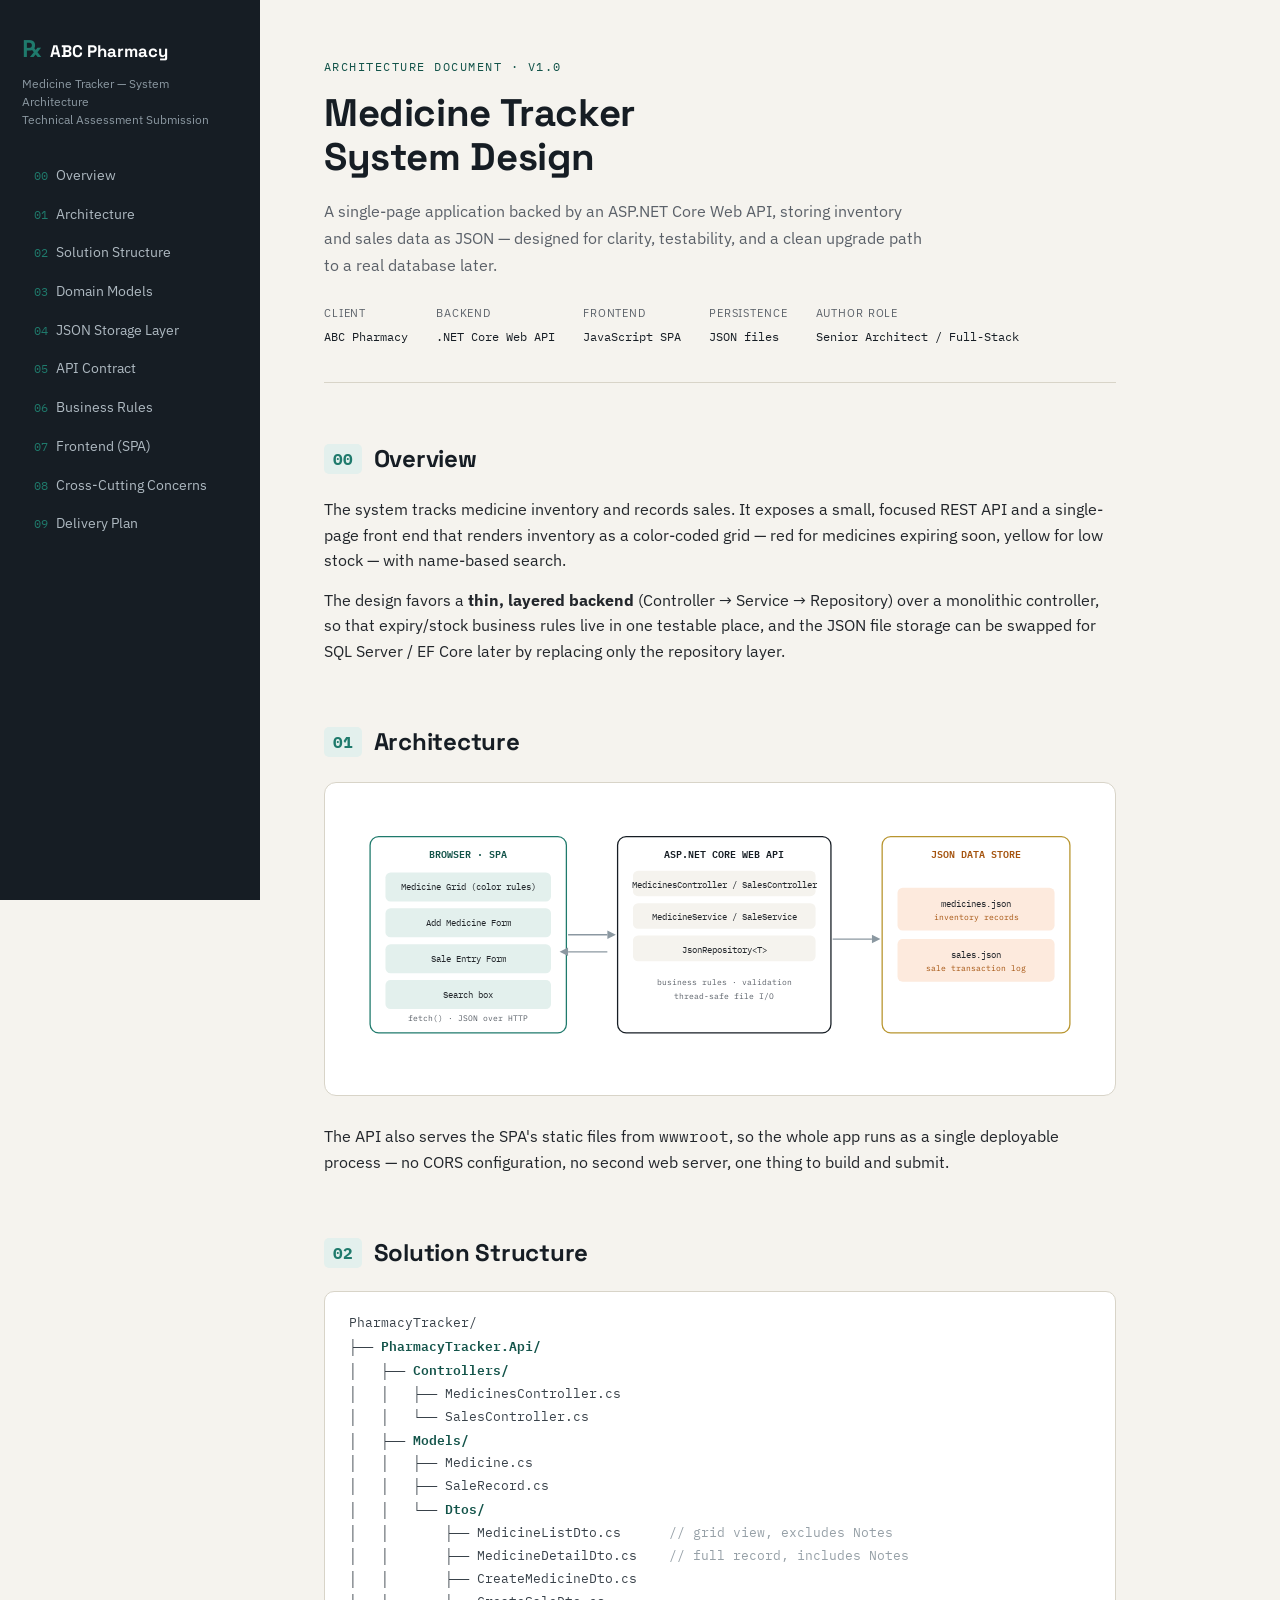
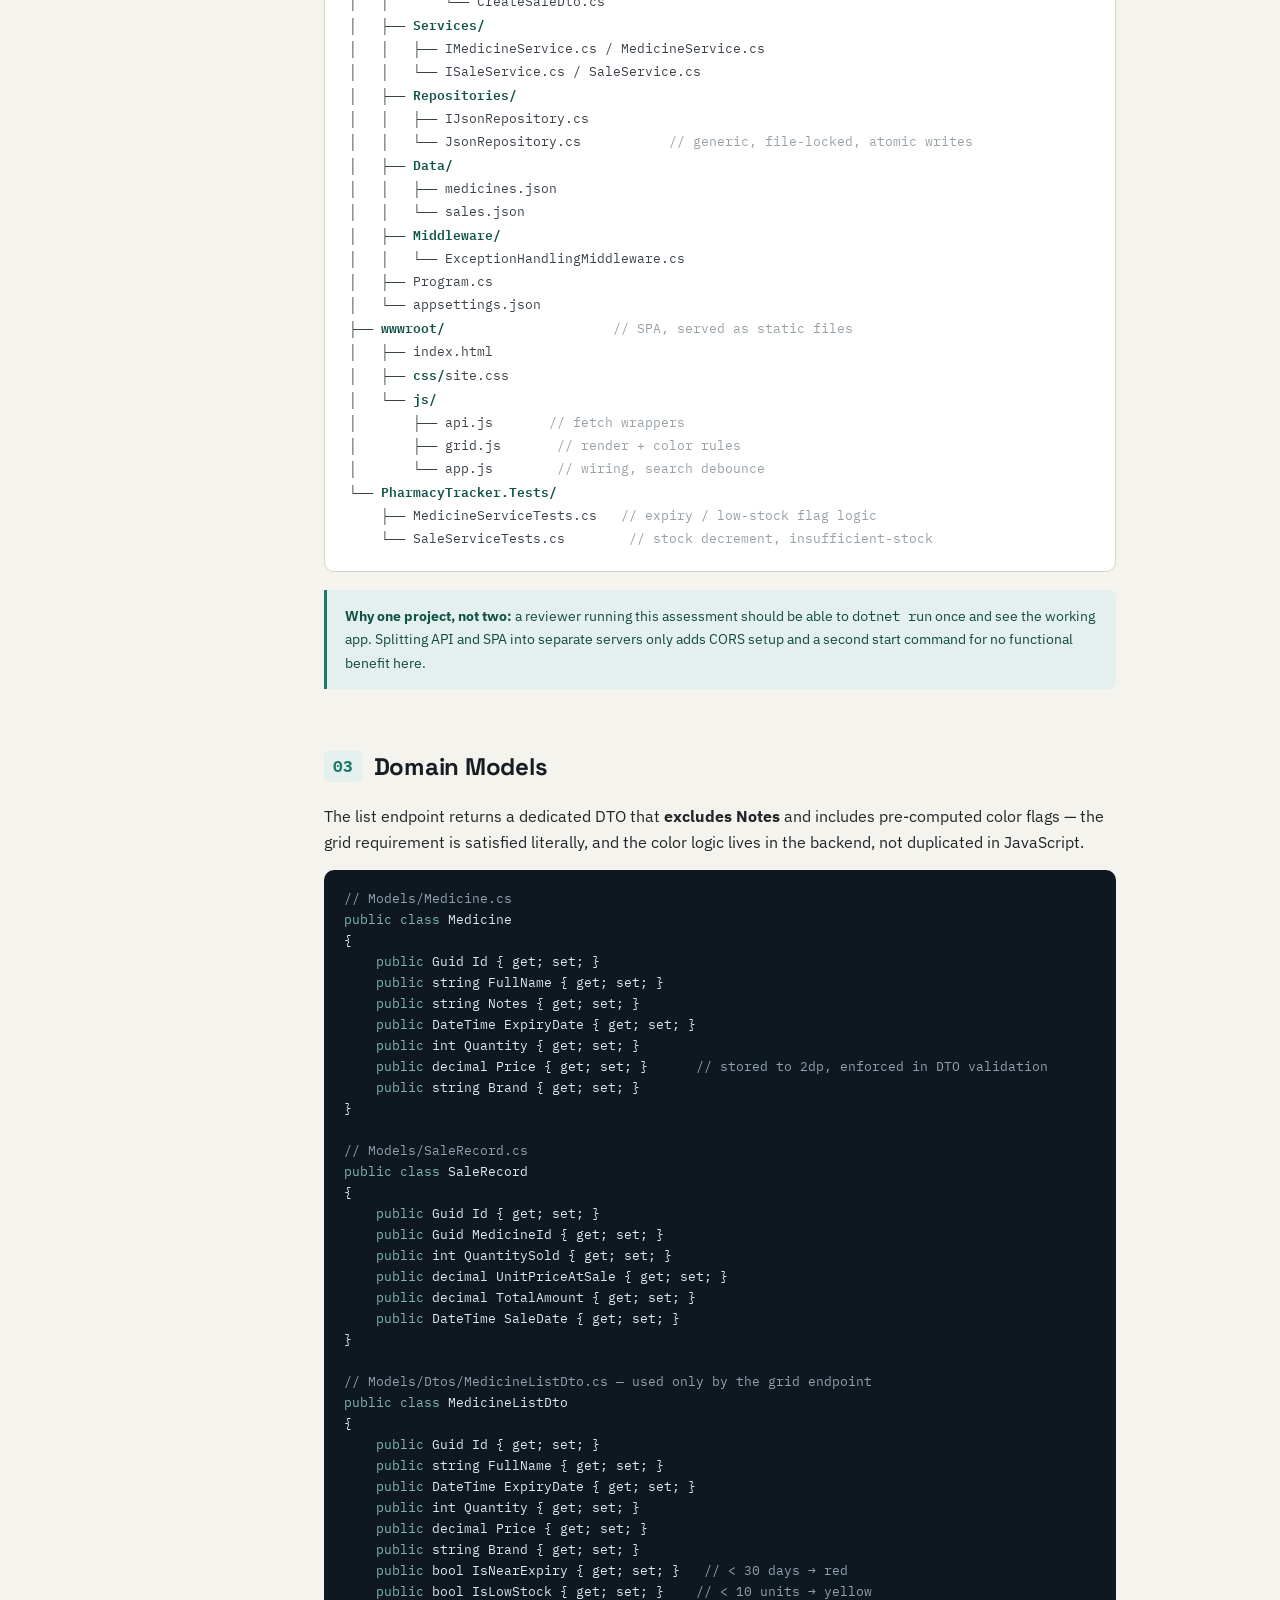
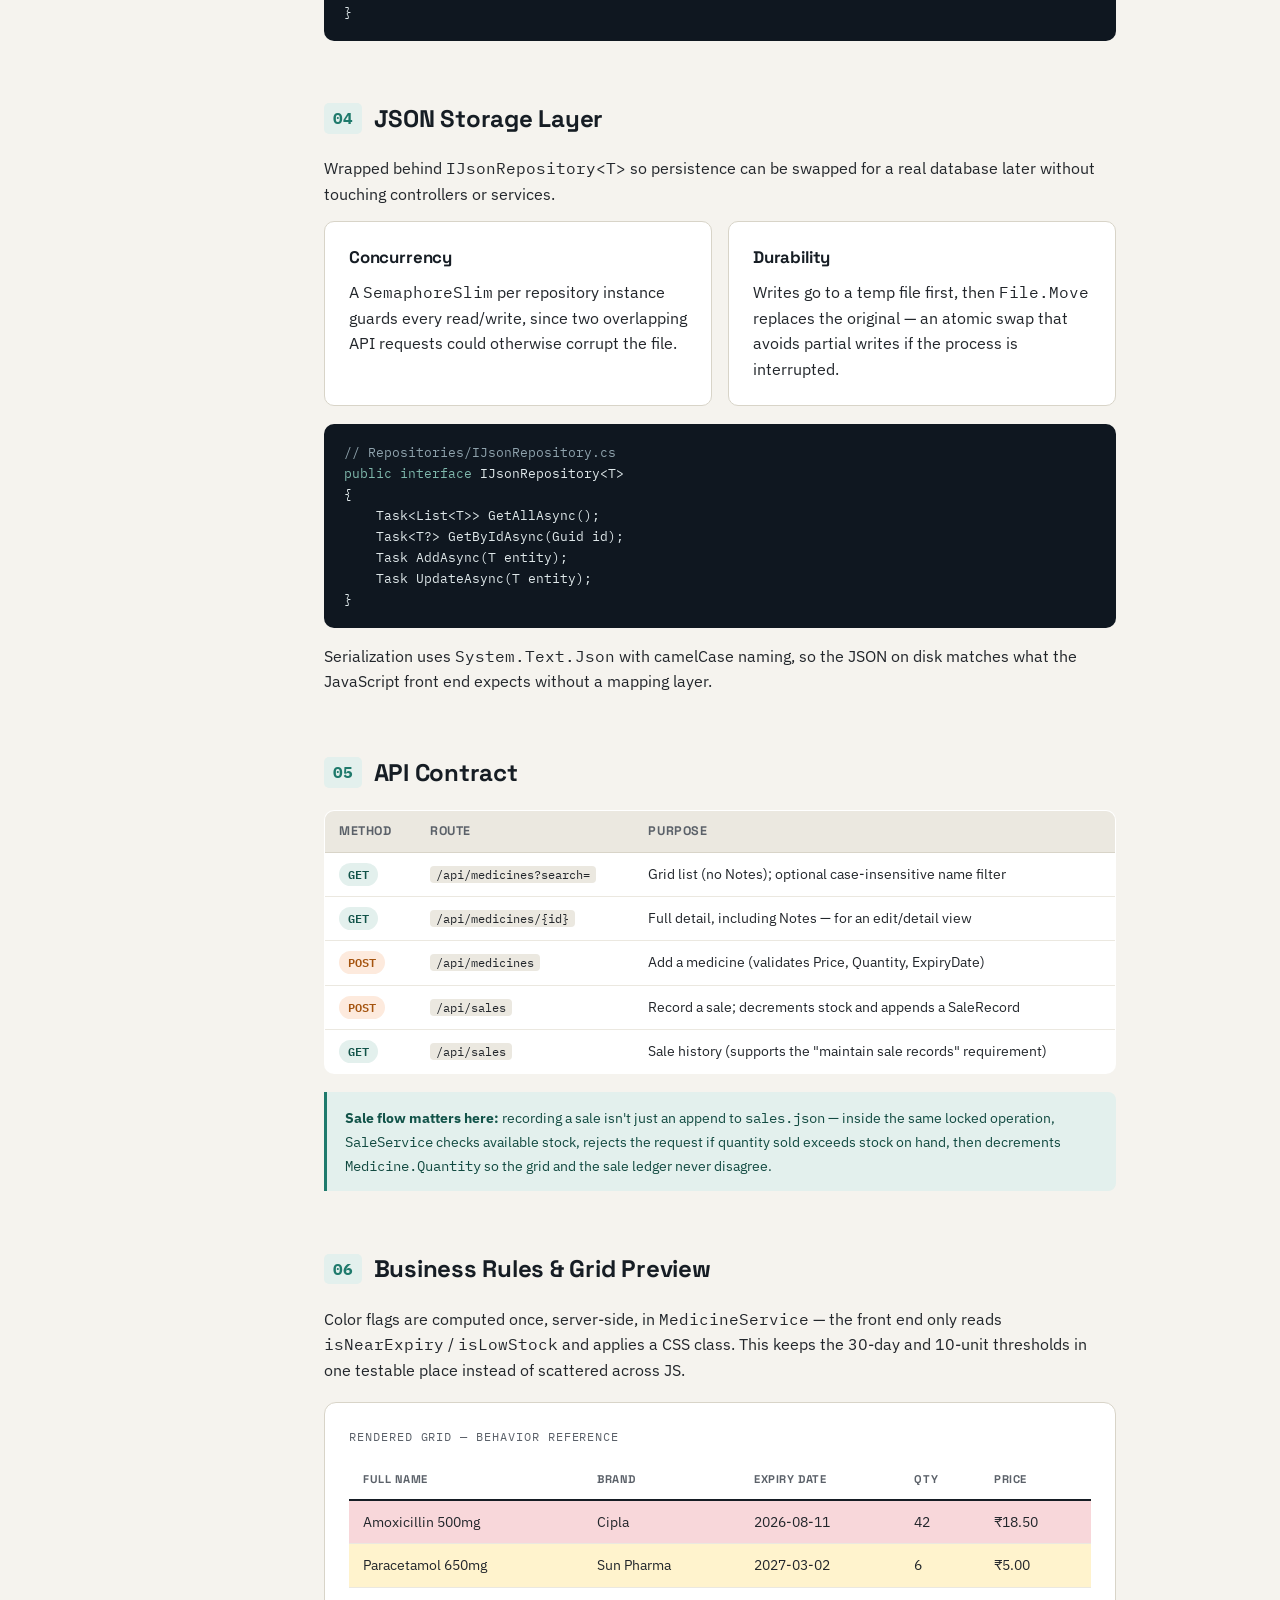
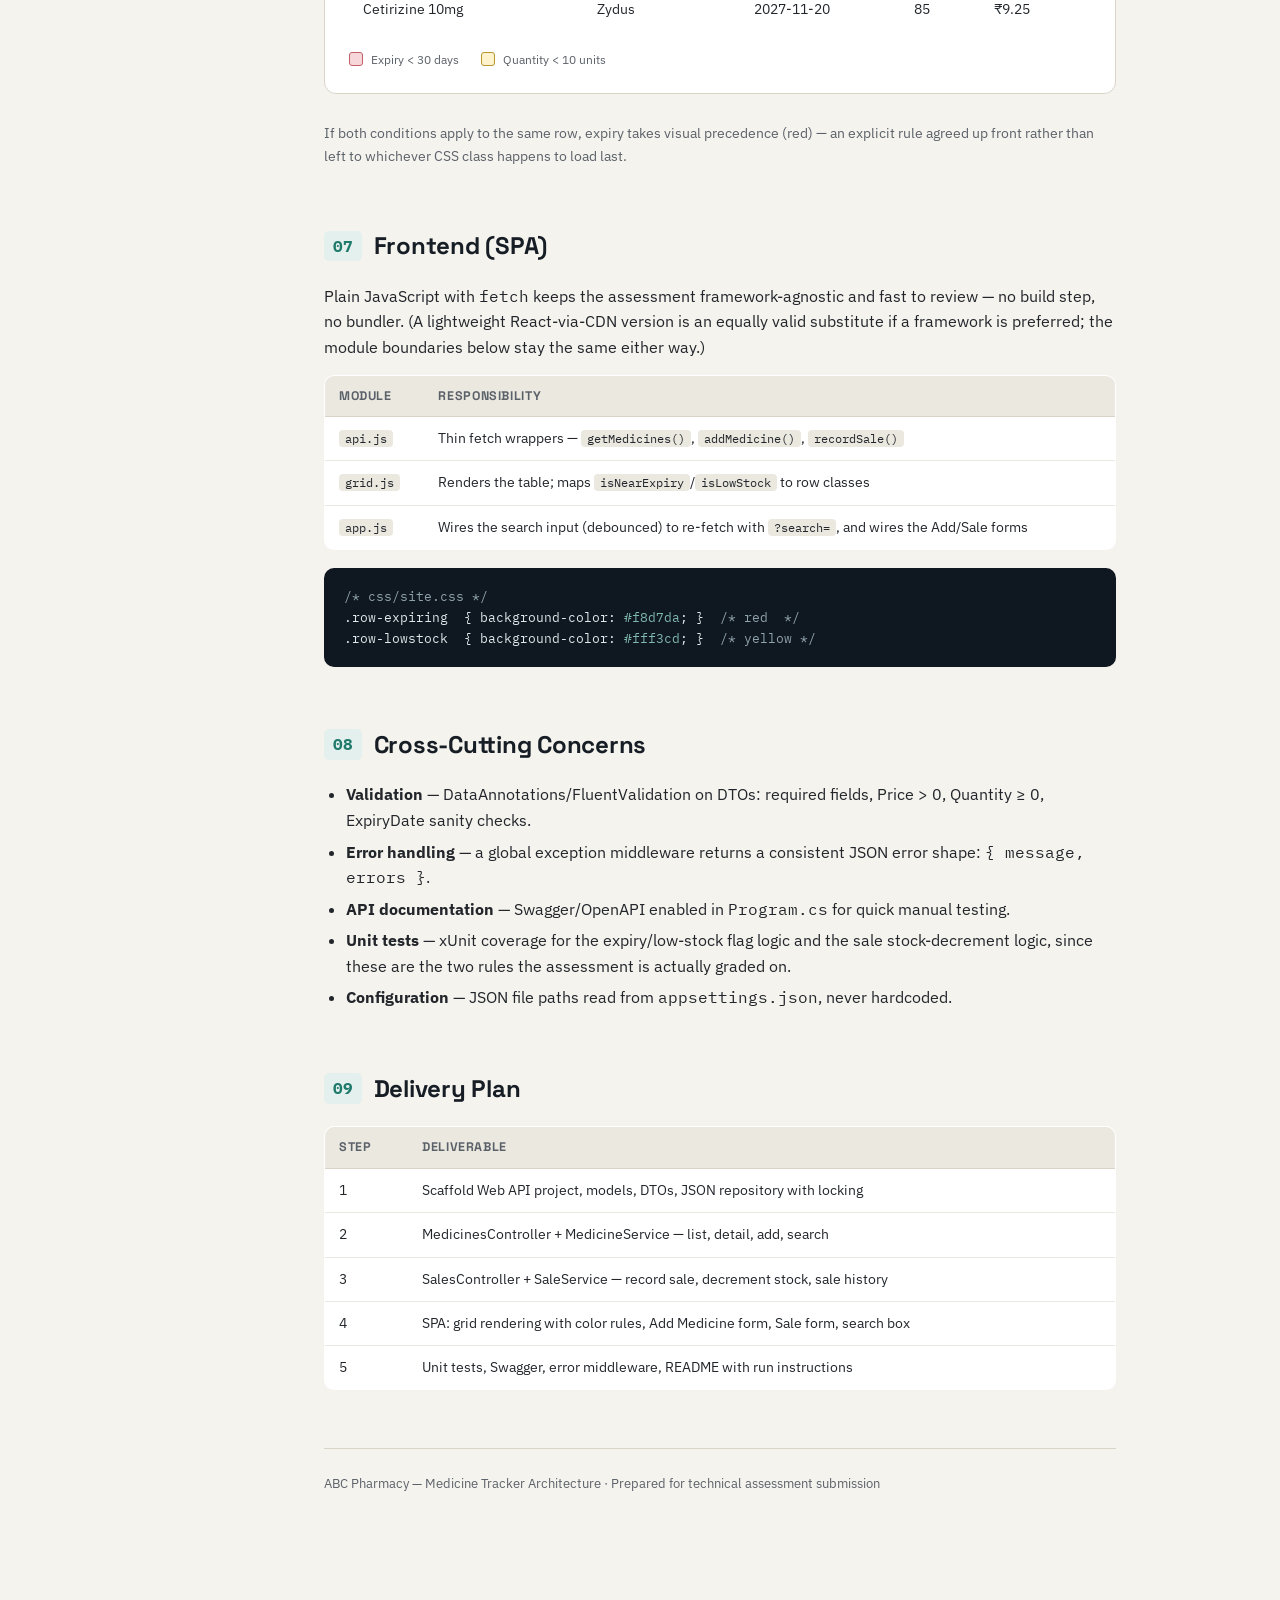
<file: pharmacy-tracker-architecture.html>
<!DOCTYPE html>
<html lang="en">
<head>
<meta charset="UTF-8">
<meta name="viewport" content="width=device-width, initial-scale=1.0">
<title>ABC Pharmacy Medicine Tracker — Architecture</title>
<link rel="preconnect" href="https://fonts.googleapis.com">
<link href="https://fonts.googleapis.com/css2?family=Space+Grotesk:wght@400;500;600;700&family=IBM+Plex+Sans:wght@400;500;600&family=IBM+Plex+Mono:wght@400;500;600&display=swap" rel="stylesheet">
<style>
  :root{
    --ink:#161d24;
    --ink-2:#212b34;
    --paper:#f5f3ee;
    --paper-2:#ebe8e0;
    --line:#d8d4c8;
    --teal:#1f7a6c;
    --teal-deep:#125349;
    --teal-tint:#e3f0ed;
    --red-bg:#f8d7da;
    --red-line:#c0616a;
    --yellow-bg:#fff3cd;
    --yellow-line:#b8952f;
    --text:#22262b;
    --text-dim:#5b6169;
    --code-bg:#0f1720;
  }
  *{box-sizing:border-box;}
  html{scroll-behavior:smooth;}
  body{
    margin:0;
    background:var(--paper);
    color:var(--text);
    font-family:'IBM Plex Sans', sans-serif;
    font-size:15.5px;
    line-height:1.65;
  }
  h1,h2,h3,h4{
    font-family:'Space Grotesk', sans-serif;
    color:var(--ink);
    letter-spacing:-0.01em;
    margin:0 0 .5em 0;
  }
  code, pre, .mono{
    font-family:'IBM Plex Mono', monospace;
  }

  /* ---------- Layout ---------- */
  .shell{
    display:grid;
    grid-template-columns:260px 1fr;
    min-height:100vh;
  }
  nav.side{
    background:var(--ink);
    color:#cfd8dd;
    padding:32px 22px;
    position:sticky;
    top:0;
    height:100vh;
    overflow-y:auto;
  }
  nav.side .brand{
    font-family:'Space Grotesk', sans-serif;
    font-weight:700;
    font-size:1.05rem;
    color:#fff;
    display:flex;
    align-items:baseline;
    gap:8px;
    margin-bottom:6px;
  }
  nav.side .brand .rx{
    color:var(--teal);
    font-size:1.4rem;
  }
  nav.side .sub{
    font-size:.75rem;
    color:#8b98a1;
    margin-bottom:28px;
    line-height:1.5;
  }
  nav.side ul{list-style:none;padding:0;margin:0;}
  nav.side li{margin-bottom:2px;}
  nav.side a{
    color:#aeb9c1;
    text-decoration:none;
    font-size:.86rem;
    display:block;
    padding:7px 10px;
    border-radius:6px;
    border-left:2px solid transparent;
  }
  nav.side a .num{
    color:var(--teal);
    font-family:'IBM Plex Mono', monospace;
    font-size:.78rem;
    margin-right:8px;
  }
  nav.side a:hover{ background:rgba(255,255,255,.05); color:#fff; }

  main{
    padding:56px 64px 120px;
    max-width:920px;
  }

  header.hero{
    margin-bottom:56px;
    padding-bottom:36px;
    border-bottom:1px solid var(--line);
  }
  header.hero .eyebrow{
    font-family:'IBM Plex Mono', monospace;
    font-size:.78rem;
    color:var(--teal-deep);
    text-transform:uppercase;
    letter-spacing:.12em;
    margin-bottom:14px;
  }
  header.hero h1{
    font-size:2.4rem;
    line-height:1.15;
    max-width:14ch;
  }
  header.hero p.lead{
    max-width:60ch;
    color:var(--text-dim);
    font-size:1.02rem;
    margin-top:14px;
  }
  .meta-row{
    display:flex;
    gap:28px;
    margin-top:26px;
    flex-wrap:wrap;
  }
  .meta-row div{
    font-size:.78rem;
  }
  .meta-row .k{
    color:var(--text-dim);
    text-transform:uppercase;
    letter-spacing:.08em;
    font-size:.68rem;
  }
  .meta-row .v{
    font-family:'IBM Plex Mono', monospace;
    color:var(--ink);
    margin-top:3px;
  }

  section{
    margin-bottom:58px;
    scroll-margin-top:24px;
  }
  section h2{
    font-size:1.5rem;
    display:flex;
    align-items:center;
    gap:12px;
    margin-bottom:18px;
  }
  section h2 .idx{
    font-family:'IBM Plex Mono', monospace;
    color:var(--teal);
    font-size:1rem;
    background:var(--teal-tint);
    border-radius:5px;
    padding:2px 9px;
  }
  section h3{
    font-size:1.05rem;
    margin-top:28px;
  }
  p{margin:0 0 14px 0;}
  ul, ol{padding-left:22px; margin:0 0 14px 0;}
  li{margin-bottom:6px;}

  .card{
    background:#fff;
    border:1px solid var(--line);
    border-radius:10px;
    padding:22px 24px;
    margin-bottom:18px;
  }

  /* ---------- diagram ---------- */
  .diagram-wrap{
    background:#fff;
    border:1px solid var(--line);
    border-radius:12px;
    padding:28px;
    margin:20px 0 28px;
  }
  .diagram-wrap svg{width:100%; height:auto; display:block;}

  /* ---------- code ---------- */
  pre.code{
    background:var(--code-bg);
    color:#dfe8ea;
    border-radius:10px;
    padding:18px 20px;
    overflow-x:auto;
    font-size:.82rem;
    line-height:1.6;
    margin:0 0 16px 0;
  }
  pre.code .c1{color:#7fb8ac;}
  pre.code .c2{color:#e3b95f;}
  pre.code .c3{color:#8fa3ad;}

  .filetree{
    font-family:'IBM Plex Mono', monospace;
    font-size:.82rem;
    background:#fff;
    border:1px solid var(--line);
    border-radius:10px;
    padding:20px 24px;
    line-height:1.75;
    color:#39424a;
    white-space:pre;
    margin-bottom:18px;
  }
  .filetree .dir{color:var(--teal-deep); font-weight:600;}
  .filetree .cmt{color:#96a0a7;}

  table{
    width:100%;
    border-collapse:collapse;
    background:#fff;
    border:1px solid var(--line);
    border-radius:10px;
    overflow:hidden;
    margin-bottom:18px;
    font-size:.88rem;
  }
  th{
    background:var(--paper-2);
    text-align:left;
    padding:10px 14px;
    font-family:'Space Grotesk', sans-serif;
    font-size:.78rem;
    text-transform:uppercase;
    letter-spacing:.05em;
    color:var(--text-dim);
    border-bottom:1px solid var(--line);
  }
  td{
    padding:10px 14px;
    border-bottom:1px solid var(--paper-2);
    vertical-align:top;
  }
  tr:last-child td{border-bottom:none;}
  td code, th code{
    background:var(--paper-2);
    padding:1px 6px;
    border-radius:4px;
    font-size:.82em;
  }

  .pill{
    display:inline-block;
    font-family:'IBM Plex Mono', monospace;
    font-size:.72rem;
    padding:2px 9px;
    border-radius:20px;
    background:var(--teal-tint);
    color:var(--teal-deep);
    font-weight:600;
    margin-right:6px;
  }
  .pill.get{background:#e3f0ed; color:#125349;}
  .pill.post{background:#fdeadd; color:#a5540f;}

  /* ---------- grid preview (signature element) ---------- */
  .grid-demo{
    background:#fff;
    border:1px solid var(--line);
    border-radius:12px;
    padding:24px;
    margin:18px 0 28px;
  }
  .grid-demo .gd-title{
    font-family:'IBM Plex Mono', monospace;
    font-size:.74rem;
    color:var(--text-dim);
    text-transform:uppercase;
    letter-spacing:.08em;
    margin-bottom:14px;
  }
  table.preview-grid{border:none;}
  table.preview-grid th{
    background:transparent;
    border-bottom:2px solid var(--ink);
    font-size:.7rem;
  }
  table.preview-grid td{font-size:.86rem;}
  table.preview-grid tr.row-expiring td{background:var(--red-bg);}
  table.preview-grid tr.row-lowstock td{background:var(--yellow-bg);}
  .legend{
    display:flex;
    gap:22px;
    margin-top:14px;
    flex-wrap:wrap;
  }
  .legend .item{
    display:flex;
    align-items:center;
    gap:8px;
    font-size:.78rem;
    color:var(--text-dim);
  }
  .legend .swatch{
    width:14px;height:14px;border-radius:3px;
    border:1px solid rgba(0,0,0,.08);
  }
  .swatch.r{background:var(--red-bg); border-color:var(--red-line);}
  .swatch.y{background:var(--yellow-bg); border-color:var(--yellow-line);}

  .callout{
    border-left:3px solid var(--teal);
    background:var(--teal-tint);
    padding:14px 18px;
    border-radius:0 8px 8px 0;
    font-size:.9rem;
    color:#124a41;
    margin-bottom:18px;
  }
  .callout strong{color:var(--teal-deep);}

  .two-col{
    display:grid;
    grid-template-columns:1fr 1fr;
    gap:16px;
  }
  @media (max-width:760px){ .two-col{grid-template-columns:1fr;} }

  footer{
    border-top:1px solid var(--line);
    padding-top:24px;
    color:var(--text-dim);
    font-size:.8rem;
  }

  @media (max-width:900px){
    .shell{grid-template-columns:1fr;}
    nav.side{position:relative; height:auto;}
    main{padding:40px 24px 100px;}
  }
</style>
</head>
<body>
<div class="shell">

  <nav class="side">
    <div class="brand"><span class="rx">℞</span>ABC Pharmacy</div>
    <div class="sub">Medicine Tracker — System Architecture<br>Technical Assessment Submission</div>
    <ul>
      <li><a href="#overview"><span class="num">00</span>Overview</a></li>
      <li><a href="#architecture"><span class="num">01</span>Architecture</a></li>
      <li><a href="#structure"><span class="num">02</span>Solution Structure</a></li>
      <li><a href="#models"><span class="num">03</span>Domain Models</a></li>
      <li><a href="#storage"><span class="num">04</span>JSON Storage Layer</a></li>
      <li><a href="#api"><span class="num">05</span>API Contract</a></li>
      <li><a href="#business-rules"><span class="num">06</span>Business Rules</a></li>
      <li><a href="#frontend"><span class="num">07</span>Frontend (SPA)</a></li>
      <li><a href="#cross-cutting"><span class="num">08</span>Cross-Cutting Concerns</a></li>
      <li><a href="#roadmap"><span class="num">09</span>Delivery Plan</a></li>
    </ul>
  </nav>

  <main>
    <header class="hero">
      <div class="eyebrow">Architecture Document · v1.0</div>
      <h1>Medicine Tracker System Design</h1>
      <p class="lead">A single-page application backed by an ASP.NET Core Web API, storing inventory
      and sales data as JSON — designed for clarity, testability, and a clean upgrade path to a
      real database later.</p>
      <div class="meta-row">
        <div><div class="k">Client</div><div class="v">ABC Pharmacy</div></div>
        <div><div class="k">Backend</div><div class="v">.NET Core Web API</div></div>
        <div><div class="k">Frontend</div><div class="v">JavaScript SPA</div></div>
        <div><div class="k">Persistence</div><div class="v">JSON files</div></div>
        <div><div class="k">Author role</div><div class="v">Senior Architect / Full-Stack</div></div>
      </div>
    </header>

    <!-- 00 OVERVIEW -->
    <section id="overview">
      <h2><span class="idx">00</span>Overview</h2>
      <p>The system tracks medicine inventory and records sales. It exposes a small, focused REST API
      and a single-page front end that renders inventory as a color-coded grid — red for medicines
      expiring soon, yellow for low stock — with name-based search.</p>
      <p>The design favors a <strong>thin, layered backend</strong> (Controller → Service → Repository)
      over a monolithic controller, so that expiry/stock business rules live in one testable place, and
      the JSON file storage can be swapped for SQL Server / EF Core later by replacing only the
      repository layer.</p>
    </section>

    <!-- 01 ARCHITECTURE -->
    <section id="architecture">
      <h2><span class="idx">01</span>Architecture</h2>
      <div class="diagram-wrap">
        <svg viewBox="0 0 860 300" xmlns="http://www.w3.org/2000/svg" font-family="IBM Plex Mono, monospace">
          <!-- SPA box -->
          <rect x="20" y="30" width="230" height="230" rx="10" fill="#ffffff" stroke="#1f7a6c" stroke-width="1.5"/>
          <text x="135" y="55" text-anchor="middle" font-size="12" fill="#125349" font-weight="600">BROWSER · SPA</text>
          <rect x="38" y="72" width="194" height="34" rx="6" fill="#e3f0ed"/>
          <text x="135" y="93" text-anchor="middle" font-size="11" fill="#22262b">Medicine Grid (color rules)</text>
          <rect x="38" y="114" width="194" height="34" rx="6" fill="#e3f0ed"/>
          <text x="135" y="135" text-anchor="middle" font-size="11" fill="#22262b">Add Medicine Form</text>
          <rect x="38" y="156" width="194" height="34" rx="6" fill="#e3f0ed"/>
          <text x="135" y="177" text-anchor="middle" font-size="11" fill="#22262b">Sale Entry Form</text>
          <rect x="38" y="198" width="194" height="34" rx="6" fill="#e3f0ed"/>
          <text x="135" y="219" text-anchor="middle" font-size="11" fill="#22262b">Search box</text>
          <text x="135" y="246" text-anchor="middle" font-size="9.5" fill="#5b6169">fetch() · JSON over HTTP</text>

          <!-- arrow -->
          <line x1="252" y1="145" x2="298" y2="145" stroke="#8b98a1" stroke-width="1.5"/>
          <polygon points="298,140 308,145 298,150" fill="#8b98a1"/>
          <line x1="298" y1="165" x2="252" y2="165" stroke="#8b98a1" stroke-width="1.5"/>
          <polygon points="252,160 242,165 252,170" fill="#8b98a1"/>

          <!-- API box -->
          <rect x="310" y="30" width="250" height="230" rx="10" fill="#ffffff" stroke="#161d24" stroke-width="1.5"/>
          <text x="435" y="55" text-anchor="middle" font-size="12" fill="#161d24" font-weight="600">ASP.NET CORE WEB API</text>
          <rect x="328" y="70" width="214" height="30" rx="6" fill="#f5f3ee"/>
          <text x="435" y="90" text-anchor="middle" font-size="10.5" fill="#22262b">MedicinesController / SalesController</text>
          <rect x="328" y="108" width="214" height="30" rx="6" fill="#f5f3ee"/>
          <text x="435" y="128" text-anchor="middle" font-size="10.5" fill="#22262b">MedicineService / SaleService</text>
          <rect x="328" y="146" width="214" height="30" rx="6" fill="#f5f3ee"/>
          <text x="435" y="166" text-anchor="middle" font-size="10.5" fill="#22262b">JsonRepository&lt;T&gt;</text>
          <text x="435" y="204" text-anchor="middle" font-size="9.5" fill="#5b6169">business rules · validation</text>
          <text x="435" y="220" text-anchor="middle" font-size="9.5" fill="#5b6169">thread-safe file I/O</text>

          <!-- arrow -->
          <line x1="562" y1="150" x2="608" y2="150" stroke="#8b98a1" stroke-width="1.5"/>
          <polygon points="608,145 618,150 608,155" fill="#8b98a1"/>

          <!-- storage box -->
          <rect x="620" y="30" width="220" height="230" rx="10" fill="#ffffff" stroke="#b8952f" stroke-width="1.5"/>
          <text x="730" y="55" text-anchor="middle" font-size="12" fill="#a5540f" font-weight="600">JSON DATA STORE</text>
          <rect x="638" y="90" width="184" height="50" rx="6" fill="#fdeadd"/>
          <text x="730" y="112" text-anchor="middle" font-size="10.5" fill="#22262b">medicines.json</text>
          <text x="730" y="128" text-anchor="middle" font-size="9" fill="#a5540f">inventory records</text>
          <rect x="638" y="150" width="184" height="50" rx="6" fill="#fdeadd"/>
          <text x="730" y="172" text-anchor="middle" font-size="10.5" fill="#22262b">sales.json</text>
          <text x="730" y="188" text-anchor="middle" font-size="9" fill="#a5540f">sale transaction log</text>
        </svg>
      </div>
      <p>The API also serves the SPA's static files from <code>wwwroot</code>, so the whole app runs as a
      single deployable process — no CORS configuration, no second web server, one thing to build and
      submit.</p>
    </section>

    <!-- 02 STRUCTURE -->
    <section id="structure">
      <h2><span class="idx">02</span>Solution Structure</h2>
      <div class="filetree">PharmacyTracker/
├── <span class="dir">PharmacyTracker.Api/</span>
│   ├── <span class="dir">Controllers/</span>
│   │   ├── MedicinesController.cs
│   │   └── SalesController.cs
│   ├── <span class="dir">Models/</span>
│   │   ├── Medicine.cs
│   │   ├── SaleRecord.cs
│   │   └── <span class="dir">Dtos/</span>
│   │       ├── MedicineListDto.cs      <span class="cmt">// grid view, excludes Notes</span>
│   │       ├── MedicineDetailDto.cs    <span class="cmt">// full record, includes Notes</span>
│   │       ├── CreateMedicineDto.cs
│   │       └── CreateSaleDto.cs
│   ├── <span class="dir">Services/</span>
│   │   ├── IMedicineService.cs / MedicineService.cs
│   │   └── ISaleService.cs / SaleService.cs
│   ├── <span class="dir">Repositories/</span>
│   │   ├── IJsonRepository.cs
│   │   └── JsonRepository.cs           <span class="cmt">// generic, file-locked, atomic writes</span>
│   ├── <span class="dir">Data/</span>
│   │   ├── medicines.json
│   │   └── sales.json
│   ├── <span class="dir">Middleware/</span>
│   │   └── ExceptionHandlingMiddleware.cs
│   ├── Program.cs
│   └── appsettings.json
├── <span class="dir">wwwroot/</span>                     <span class="cmt">// SPA, served as static files</span>
│   ├── index.html
│   ├── <span class="dir">css/</span>site.css
│   └── <span class="dir">js/</span>
│       ├── api.js       <span class="cmt">// fetch wrappers</span>
│       ├── grid.js       <span class="cmt">// render + color rules</span>
│       └── app.js        <span class="cmt">// wiring, search debounce</span>
└── <span class="dir">PharmacyTracker.Tests/</span>
    ├── MedicineServiceTests.cs   <span class="cmt">// expiry / low-stock flag logic</span>
    └── SaleServiceTests.cs        <span class="cmt">// stock decrement, insufficient-stock</span></div>
      <div class="callout"><strong>Why one project, not two:</strong> a reviewer running this assessment
      should be able to <code>dotnet run</code> once and see the working app. Splitting API and SPA into
      separate servers only adds CORS setup and a second start command for no functional benefit here.</div>
    </section>

    <!-- 03 MODELS -->
    <section id="models">
      <h2><span class="idx">03</span>Domain Models</h2>
      <p>The list endpoint returns a dedicated DTO that <strong>excludes Notes</strong> and includes
      pre-computed color flags — the grid requirement is satisfied literally, and the color logic lives
      in the backend, not duplicated in JavaScript.</p>
      <pre class="code"><span class="c3">// Models/Medicine.cs</span>
<span class="c1">public class</span> Medicine
{
    <span class="c1">public</span> Guid Id { get; set; }
    <span class="c1">public</span> string FullName { get; set; }
    <span class="c1">public</span> string Notes { get; set; }
    <span class="c1">public</span> DateTime ExpiryDate { get; set; }
    <span class="c1">public</span> int Quantity { get; set; }
    <span class="c1">public</span> decimal Price { get; set; }      <span class="c3">// stored to 2dp, enforced in DTO validation</span>
    <span class="c1">public</span> string Brand { get; set; }
}

<span class="c3">// Models/SaleRecord.cs</span>
<span class="c1">public class</span> SaleRecord
{
    <span class="c1">public</span> Guid Id { get; set; }
    <span class="c1">public</span> Guid MedicineId { get; set; }
    <span class="c1">public</span> int QuantitySold { get; set; }
    <span class="c1">public</span> decimal UnitPriceAtSale { get; set; }
    <span class="c1">public</span> decimal TotalAmount { get; set; }
    <span class="c1">public</span> DateTime SaleDate { get; set; }
}

<span class="c3">// Models/Dtos/MedicineListDto.cs — used only by the grid endpoint</span>
<span class="c1">public class</span> MedicineListDto
{
    <span class="c1">public</span> Guid Id { get; set; }
    <span class="c1">public</span> string FullName { get; set; }
    <span class="c1">public</span> DateTime ExpiryDate { get; set; }
    <span class="c1">public</span> int Quantity { get; set; }
    <span class="c1">public</span> decimal Price { get; set; }
    <span class="c1">public</span> string Brand { get; set; }
    <span class="c1">public</span> bool IsNearExpiry { get; set; }   <span class="c3">// &lt; 30 days → red</span>
    <span class="c1">public</span> bool IsLowStock { get; set; }    <span class="c3">// &lt; 10 units → yellow</span>
}</pre>
    </section>

    <!-- 04 STORAGE -->
    <section id="storage">
      <h2><span class="idx">04</span>JSON Storage Layer</h2>
      <p>Wrapped behind <code>IJsonRepository&lt;T&gt;</code> so persistence can be swapped for a real
      database later without touching controllers or services.</p>
      <div class="two-col">
        <div class="card">
          <h3 style="margin-top:0">Concurrency</h3>
          <p style="margin-bottom:0">A <code>SemaphoreSlim</code> per repository instance guards every
          read/write, since two overlapping API requests could otherwise corrupt the file.</p>
        </div>
        <div class="card">
          <h3 style="margin-top:0">Durability</h3>
          <p style="margin-bottom:0">Writes go to a temp file first, then <code>File.Move</code> replaces
          the original — an atomic swap that avoids partial writes if the process is interrupted.</p>
        </div>
      </div>
      <pre class="code"><span class="c3">// Repositories/IJsonRepository.cs</span>
<span class="c1">public interface</span> IJsonRepository&lt;T&gt;
{
    Task&lt;List&lt;T&gt;&gt; GetAllAsync();
    Task&lt;T?&gt; GetByIdAsync(Guid id);
    Task AddAsync(T entity);
    Task UpdateAsync(T entity);
}</pre>
      <p>Serialization uses <code>System.Text.Json</code> with camelCase naming, so the JSON on disk
      matches what the JavaScript front end expects without a mapping layer.</p>
    </section>

    <!-- 05 API -->
    <section id="api">
      <h2><span class="idx">05</span>API Contract</h2>
      <table>
        <tr><th>Method</th><th>Route</th><th>Purpose</th></tr>
        <tr><td><span class="pill get">GET</span></td><td><code>/api/medicines?search=</code></td><td>Grid list (no Notes); optional case-insensitive name filter</td></tr>
        <tr><td><span class="pill get">GET</span></td><td><code>/api/medicines/{id}</code></td><td>Full detail, including Notes — for an edit/detail view</td></tr>
        <tr><td><span class="pill post">POST</span></td><td><code>/api/medicines</code></td><td>Add a medicine (validates Price, Quantity, ExpiryDate)</td></tr>
        <tr><td><span class="pill post">POST</span></td><td><code>/api/sales</code></td><td>Record a sale; decrements stock and appends a SaleRecord</td></tr>
        <tr><td><span class="pill get">GET</span></td><td><code>/api/sales</code></td><td>Sale history (supports the "maintain sale records" requirement)</td></tr>
      </table>
      <div class="callout"><strong>Sale flow matters here:</strong> recording a sale isn't just an
      append to <code>sales.json</code> — inside the same locked operation, <code>SaleService</code>
      checks available stock, rejects the request if quantity sold exceeds stock on hand, then
      decrements <code>Medicine.Quantity</code> so the grid and the sale ledger never disagree.</div>
    </section>

    <!-- 06 BUSINESS RULES -->
    <section id="business-rules">
      <h2><span class="idx">06</span>Business Rules &amp; Grid Preview</h2>
      <p>Color flags are computed once, server-side, in <code>MedicineService</code> — the front end
      only reads <code>isNearExpiry</code> / <code>isLowStock</code> and applies a CSS class. This keeps
      the 30-day and 10-unit thresholds in one testable place instead of scattered across JS.</p>
      <div class="grid-demo">
        <div class="gd-title">Rendered grid — behavior reference</div>
        <table class="preview-grid">
          <tr><th>Full Name</th><th>Brand</th><th>Expiry Date</th><th>Qty</th><th>Price</th></tr>
          <tr class="row-expiring"><td>Amoxicillin 500mg</td><td>Cipla</td><td>2026-08-11</td><td>42</td><td>₹18.50</td></tr>
          <tr class="row-lowstock"><td>Paracetamol 650mg</td><td>Sun Pharma</td><td>2027-03-02</td><td>6</td><td>₹5.00</td></tr>
          <tr><td>Cetirizine 10mg</td><td>Zydus</td><td>2027-11-20</td><td>85</td><td>₹9.25</td></tr>
        </table>
        <div class="legend">
          <div class="item"><span class="swatch r"></span>Expiry &lt; 30 days</div>
          <div class="item"><span class="swatch y"></span>Quantity &lt; 10 units</div>
        </div>
      </div>
      <p style="font-size:.87rem;color:var(--text-dim)">If both conditions apply to the same row, expiry
      takes visual precedence (red) — an explicit rule agreed up front rather than left to whichever CSS
      class happens to load last.</p>
    </section>

    <!-- 07 FRONTEND -->
    <section id="frontend">
      <h2><span class="idx">07</span>Frontend (SPA)</h2>
      <p>Plain JavaScript with <code>fetch</code> keeps the assessment framework-agnostic and fast to
      review — no build step, no bundler. (A lightweight React-via-CDN version is an equally valid
      substitute if a framework is preferred; the module boundaries below stay the same either way.)</p>
      <table>
        <tr><th>Module</th><th>Responsibility</th></tr>
        <tr><td><code>api.js</code></td><td>Thin fetch wrappers — <code>getMedicines()</code>, <code>addMedicine()</code>, <code>recordSale()</code></td></tr>
        <tr><td><code>grid.js</code></td><td>Renders the table; maps <code>isNearExpiry</code>/<code>isLowStock</code> to row classes</td></tr>
        <tr><td><code>app.js</code></td><td>Wires the search input (debounced) to re-fetch with <code>?search=</code>, and wires the Add/Sale forms</td></tr>
      </table>
      <pre class="code"><span class="c3">/* css/site.css */</span>
.row-expiring  { background-color: <span class="c1">#f8d7da</span>; }  <span class="c3">/* red  */</span>
.row-lowstock  { background-color: <span class="c1">#fff3cd</span>; }  <span class="c3">/* yellow */</span></pre>
    </section>

    <!-- 08 CROSS CUTTING -->
    <section id="cross-cutting">
      <h2><span class="idx">08</span>Cross-Cutting Concerns</h2>
      <ul>
        <li><strong>Validation</strong> — DataAnnotations/FluentValidation on DTOs: required fields, Price &gt; 0, Quantity ≥ 0, ExpiryDate sanity checks.</li>
        <li><strong>Error handling</strong> — a global exception middleware returns a consistent JSON error shape: <code>{ message, errors }</code>.</li>
        <li><strong>API documentation</strong> — Swagger/OpenAPI enabled in <code>Program.cs</code> for quick manual testing.</li>
        <li><strong>Unit tests</strong> — xUnit coverage for the expiry/low-stock flag logic and the sale stock-decrement logic, since these are the two rules the assessment is actually graded on.</li>
        <li><strong>Configuration</strong> — JSON file paths read from <code>appsettings.json</code>, never hardcoded.</li>
      </ul>
    </section>

    <!-- 09 ROADMAP -->
    <section id="roadmap">
      <h2><span class="idx">09</span>Delivery Plan</h2>
      <table>
        <tr><th>Step</th><th>Deliverable</th></tr>
        <tr><td>1</td><td>Scaffold Web API project, models, DTOs, JSON repository with locking</td></tr>
        <tr><td>2</td><td>MedicinesController + MedicineService — list, detail, add, search</td></tr>
        <tr><td>3</td><td>SalesController + SaleService — record sale, decrement stock, sale history</td></tr>
        <tr><td>4</td><td>SPA: grid rendering with color rules, Add Medicine form, Sale form, search box</td></tr>
        <tr><td>5</td><td>Unit tests, Swagger, error middleware, README with run instructions</td></tr>
      </table>
    </section>

    <footer>
      ABC Pharmacy — Medicine Tracker Architecture · Prepared for technical assessment submission
    </footer>
  </main>
</div>
</body>
</html>
</file>
